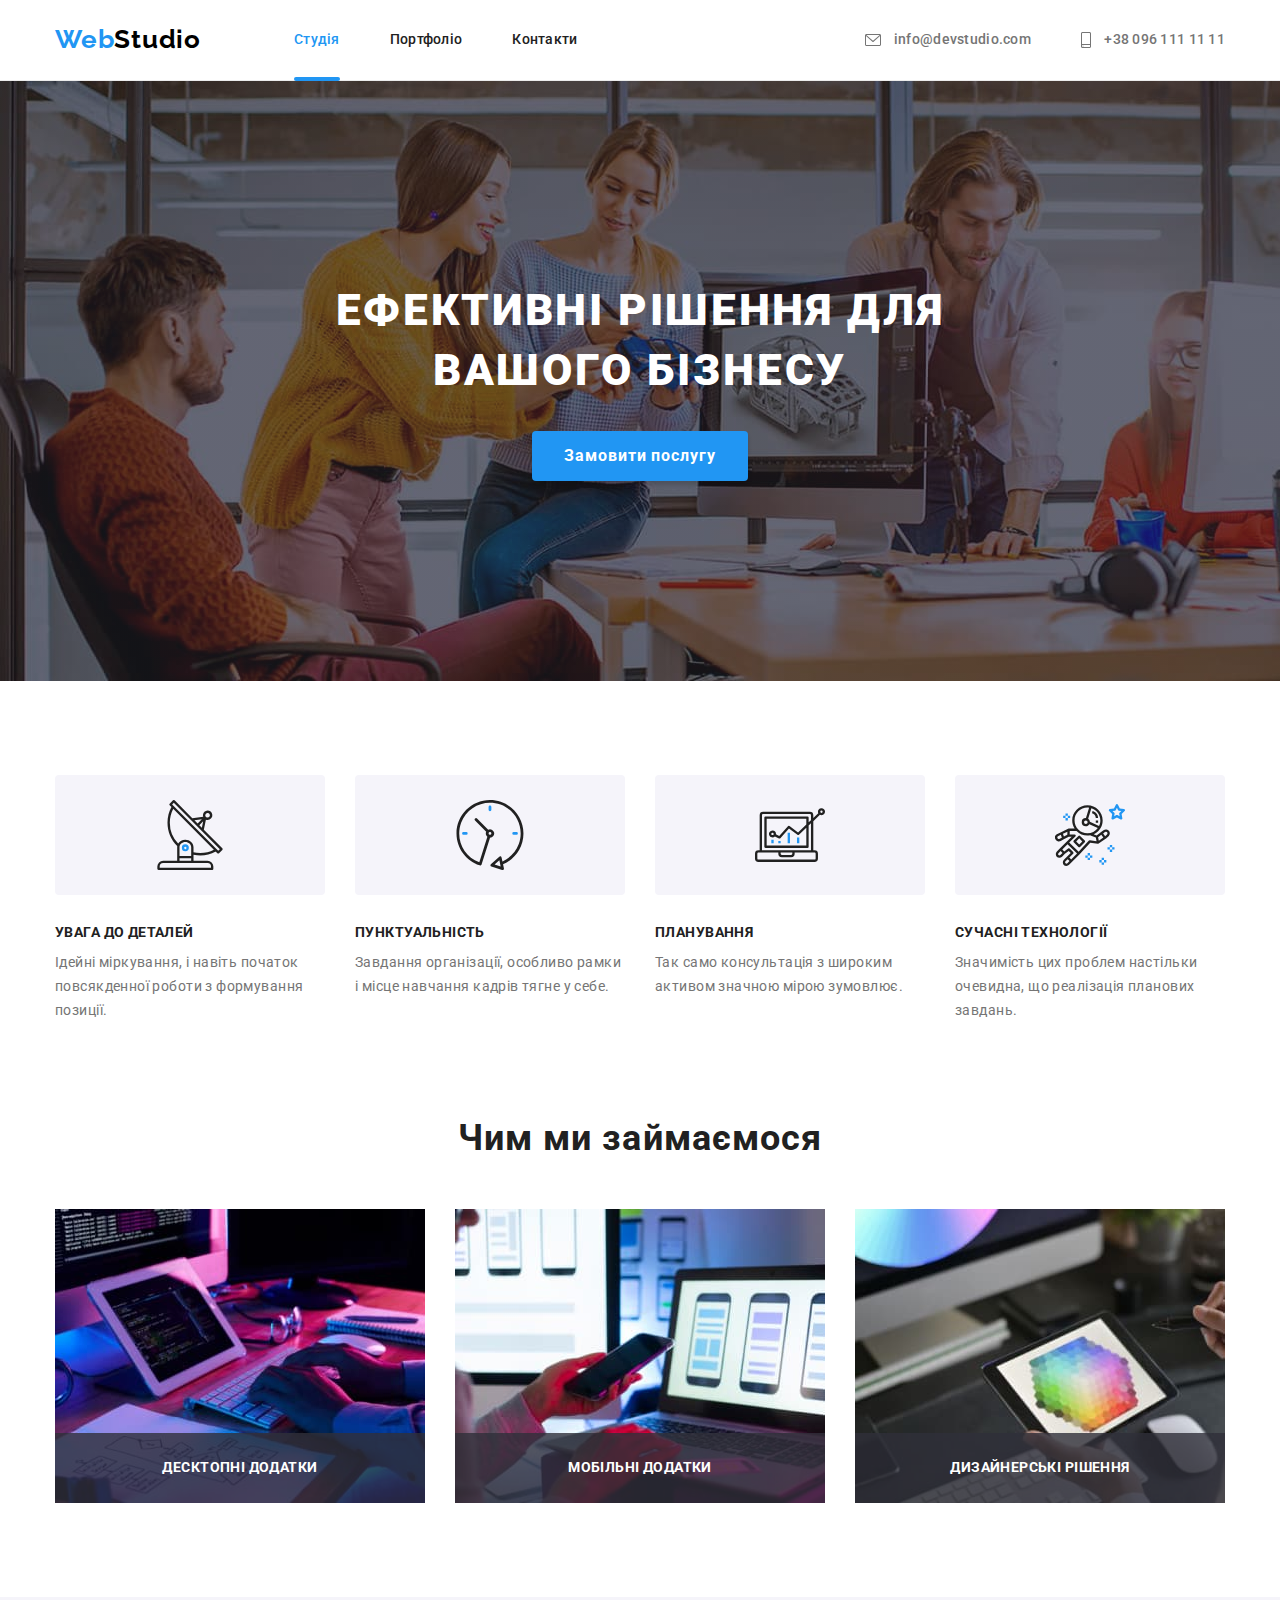
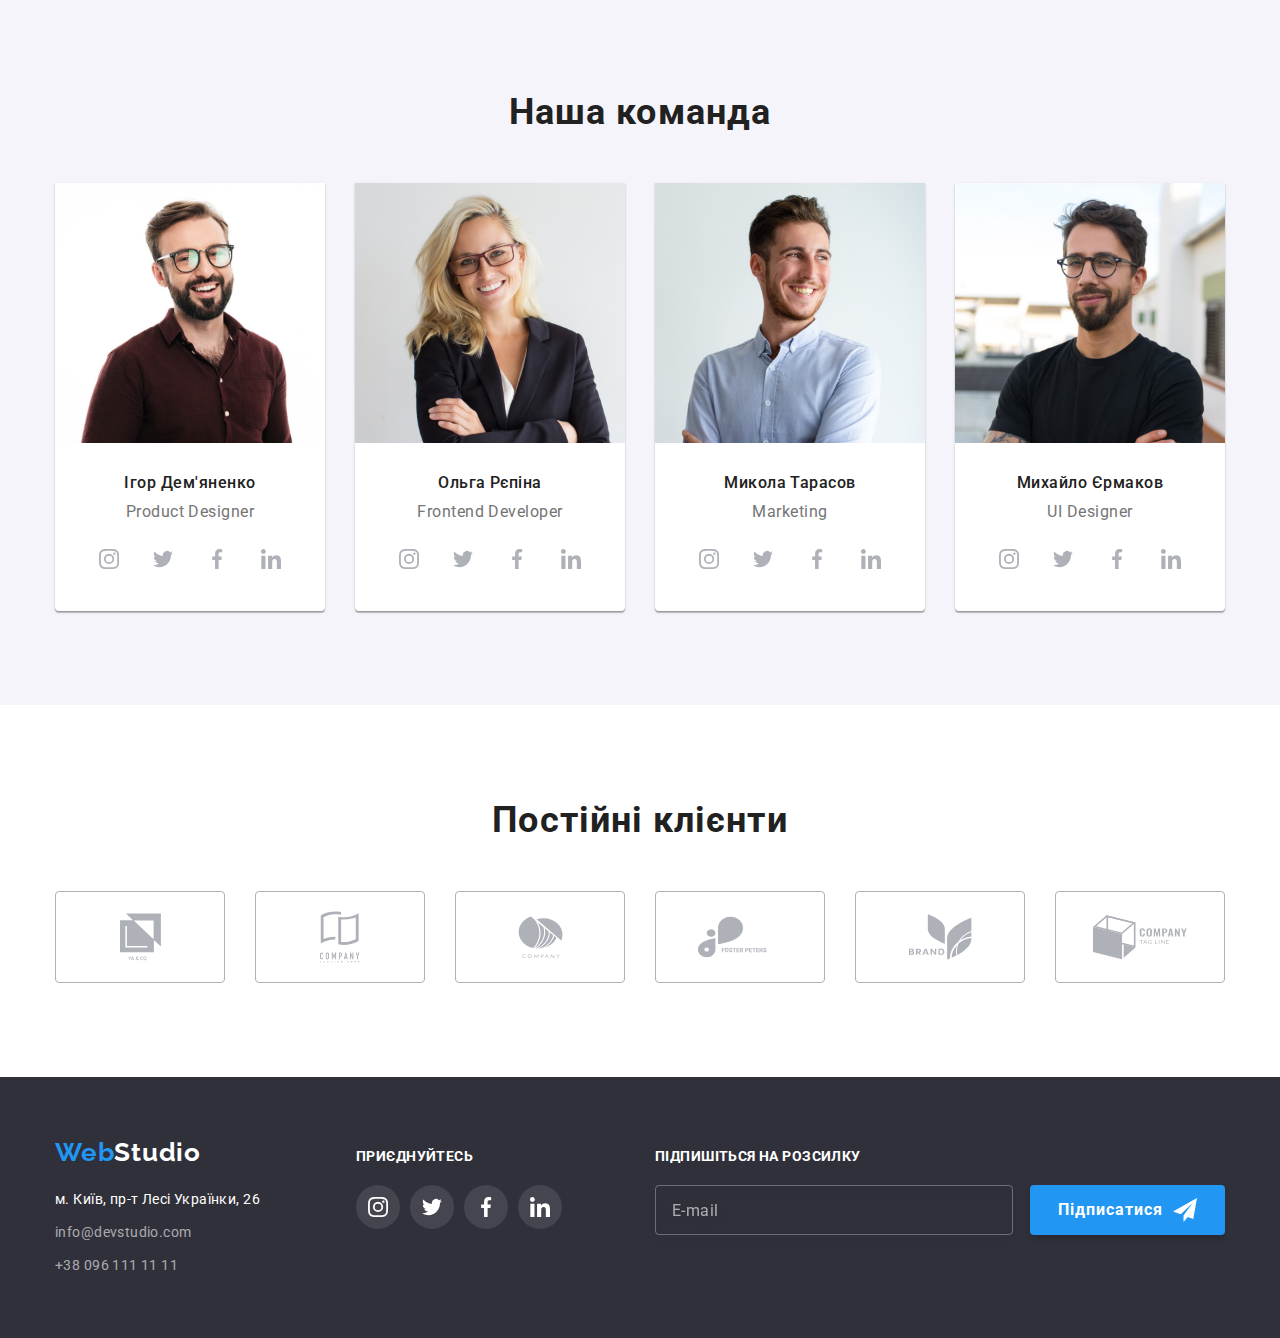
<file: index.html>
<!DOCTYPE html>
<html lang="uk">

<head>
    <meta charset="UTF-8">
    <meta http-equiv="X-UA-Compatible" content="IE=edge">
    <meta name="viewport" content="width=device-width, initial-scale=1.0">
    <title>WebStudio</title>
    <link rel="preconnect" href="https://fonts.googleapis.com">
    <link rel="preconnect" href="https://fonts.gstatic.com" crossorigin>
    <link href="https://fonts.googleapis.com/css2?family=Raleway:wght@700&family=Roboto:wght@400;500;700;900&display=swap"
        rel="stylesheet">
    <link rel="stylesheet" href="https://cdnjs.cloudflare.com/ajax/libs/modern-normalize/1.1.0/modern-normalize.css">
    <link rel="stylesheet" href="./css/styles.css">

</head>

<body>
    <header class="header">
        <div class="container main-nav">
            <!--Логотип та інша навігація-->
            <nav class="site-nav">
                <a class="logo" href="./index.html"><span class="logo-part">Web</span>Studio</a>
                <ul class="nav-list">
                    <li class="nav-item"><a class="nav-link current" href="./index.html">Студія</a></li>
                    <li class="nav-item"><a class="nav-link" href="./portfolio.html">Портфоліо</a></li>
                    <li class="nav-item"><a class="nav-link" href="#">Контакти</a></li>
                </ul>
            </nav>
            <!--Контакти-->
            <ul class="contacts">
                <li class="contacts-item">
                    <a class="contacts-link" href="mailto:info@devstudio.com">
                        <svg class="connect" width="16" height="12">
                            <use href="./images/icons.svg#icon-envelope"></use>
                        </svg>
                        info@devstudio.com
                    </a>
                </li>
                <li class="contacts-item">
                    <a class="contacts-link" href="tel:+380961111111">
                        <svg class="connect" width="10px" height="16px">
                            <use href="./images/icons.svg#icon-smartphone"></use>
                        </svg>
                        +38 096 111 11 11
                    </a>
                </li>
            </ul>
        </div>
    </header>
    <main>
        <!--Герой-->
        <div class="overlay">
            <section class="section hero">
                <h1 class="hero-title">Ефективні рішення для вашого бізнесу</h1>
                <button class="button" type="button" data-modal-open>Замовити послугу</button>
            </section>
        </div>
        <!--Переваги компанії-->
        <section class="section feature">
            <!--Заголовок секції приховати в CSS-->
            <div class="container">
                <h2 class="visually-hidden">Переваги компанії</h2>
                <ul class="feature-list">
                    <li class="feature-item">
                        <div class="icon-block">
                            <svg width="70" height="70">
                                <use href="./images/icons.svg#icon-antenna"></use>
                            </svg>
                        </div>
                        <div class="feature-content">
                            <h3 class="feature-name">УВАГА ДО ДЕТАЛЕЙ</h3>
                            <p class="feature-discription">Ідейні міркування, і навіть початок повсякденної роботи з формування позиції.</p>
                        </div>
                    </li>
                    <li class="feature-item">
                        <div class="icon-block">
                            <svg width="70" height="70">
                                <use href="./images/icons.svg#icon-clock"></use>
                            </svg>
                        </div>
                        <div class="feature-content">
                            <h3 class="feature-name">ПУНКТУАЛЬНІСТЬ</h3>
                            <p class="feature-discription">Завдання організації, особливо рамки і місце навчання кадрів тягне у себе.</p>
                        </div>
                    </li>
                    <li class="feature-item">
                        <div class="icon-block">
                            <svg width="70" height="70">
                                <use href="./images/icons.svg#icon-diagram"></use>
                            </svg>
                        </div>
                        <div class="feature-content">
                            <h3 class="feature-name">ПЛАНУВАННЯ</h3>
                            <p class="feature-discription">Так само консультація з широким активом значною мірою зумовлює.</p>
                        </div>
                    </li>
                    <li class="feature-item">
                        <div class="icon-block">
                            <svg width="70" height="70">
                                <use href="./images/icons.svg#icon-astronaut"></use>
                            </svg>
                        </div>
                        <div class="feature-content">
                            <h3 class="feature-name">СУЧАСНІ ТЕХНОЛОГІЇ</h3>
                            <p class="feature-discription">Значимість цих проблем настільки очевидна, що реалізація планових завдань.</p>
                        </div>
                    </li>
                </ul> 
            </div>
        </section>
        <!--Чим ми займаємося-->
        <section class="section work">
            <div class="container">
                <h2 class="work-title">Чим ми займаємося</h2>
                <ul class="work-list">
                    <li class="work-item">
                        <div class="work-thumb">
                            <img src="./images/desktop.jpg" alt="Екран компьютера" width="370">
                            <p class="work-about">Десктопні додатки</p>
                        </div>   
                    </li>
                    <li class="work-item">
                        <div class="work-thumb">
                            <img src="./images/mobilescreen.jpg" alt="Екрани мобільних телефонів" width="370">
                            <p class="work-about">Мобільні додатки</p>
                        </div>
                    </li>
                    <li class="work-item">
                        <div class="work-thumb">
                            <img src="./images/colorscreen.jpg" alt="Палітра кольорів на екрані" width="370">
                            <p class="work-about">Дизайнерські рішення</p>
                        </div>
                    </li>
                </ul>
            </div>
        </section>
        <!--Наша команда-->
        <section class="section team">
            <div class="container">
                <h2 class="team-title">Наша команда</h2>
                <ul class="team-list">
                    <li class="team-item">
                        <img src="./images/photo1.jpg" alt="Фото дизайнера продукту Ігоря Дем'яненка" width="270">
                        <div class="team-wrapper">
                            <h3 class="team-name">Ігор Дем'яненко</h3>
                            <p class="team-position" lang="en">Product Designer</p>
                            <ul class="icon-list">
                                <li>
                                    <a class="icon-network" href="#" target="_blank" rel="noopener nofollow noreferrer" aria-label="Інстаграм">
                                        <svg width="20" height="20">
                                            <use href="./images/icons.svg#icon-instagram"></use>
                                        </svg>
                                    </a>
                                </li>
                                <li>
                                    <a class="icon-network" href="#" target="_blank" rel="noopener nofollow noreferrer" aria-label="Твітер">
                                        <svg width="20" height="20">
                                            <use href="./images/icons.svg#icon-twitter"></use>
                                        </svg>
                                    </a>
                                </li>
                                <li>
                                    <a class="icon-network" href="#" target="_blank" rel="noopener nofollow noreferrer" aria-label="Фейсбук">
                                        <svg width="20" height="20">
                                            <use href="./images/icons.svg#icon-facebook"></use>
                                        </svg>
                                    </a>
                                </li>
                                <li>
                                    <a class="icon-network" href="#" target="_blank" rel="noopener nofollow noreferrer" aria-label="Лінкедін">
                                        <svg width="20" height="20">
                                            <use href="./images/icons.svg#icon-linkedin"></use>
                                        </svg>
                                    </a>
                                </li>
                            </ul>
                        </div>
                    </li>
                    <li class="team-item">
                        <img src="./images/photo2.jpg" alt="Фото фронтенд розробника Ольги Рєпіної " width="270">
                        <div class="team-wrapper">
                            <h3 class="team-name">Ольга Рєпіна</h3>
                            <p class="team-position" lang="en">Frontend Developer</p>
                            <ul class="icon-list">
                                <li>
                                    <a class="icon-network" href="#" target="_blank" rel="noopener nofollow noreferrer" aria-label="Інстаграм">
                                        <svg width="20" height="20">
                                            <use href="./images/icons.svg#icon-instagram"></use>
                                        </svg>
                                    </a>
                                </li>
                                <li>
                                    <a class="icon-network" href="#" target="_blank" rel="noopener nofollow noreferrer" aria-label="Твітер">
                                        <svg width="20" height="20">
                                            <use href="./images/icons.svg#icon-twitter"></use>
                                        </svg>
                                    </a>
                                </li>
                                <li>
                                    <a class="icon-network" href="#" target="_blank" rel="noopener nofollow noreferrer" aria-label="Фейсбук">
                                        <svg width="20" height="20">
                                            <use href="./images/icons.svg#icon-facebook"></use>
                                        </svg>
                                    </a>
                                </li>
                                <li>
                                    <a class="icon-network" href="#" target="_blank" rel="noopener nofollow noreferrer" aria-label="Лінкедін">
                                        <svg width="20" height="20">
                                            <use href="./images/icons.svg#icon-linkedin"></use>
                                        </svg>
                                    </a>
                                </li>
                            </ul>
                        </div>
                    </li>
                    <li class="team-item">
                        <img src="./images/photo3.jpg" alt="Фото спеціаліста з маркетингу Миколи Тарасова" width="270">
                        <div class="team-wrapper">
                            <h3 class="team-name">Микола Тарасов</h3>
                            <p class="team-position" lang="en">Marketing</p>
                            <ul class="icon-list">
                                <li>
                                    <a class="icon-network" href="#" target="_blank" rel="noopener nofollow noreferrer" aria-label="Інстаграм">
                                        <svg width="20" height="20">
                                            <use href="./images/icons.svg#icon-instagram"></use>
                                        </svg>
                                    </a>
                                </li>
                                <li>
                                    <a class="icon-network" href="#" target="_blank" rel="noopener nofollow noreferrer" aria-label="Твітер">
                                        <svg width="20" height="20">
                                            <use href="./images/icons.svg#icon-twitter"></use>
                                        </svg>
                                    </a>
                                </li>
                                <li>
                                    <a class="icon-network" href="#" target="_blank" rel="noopener nofollow noreferrer" aria-label="Фейсбук">
                                        <svg width="20" height="20">
                                            <use href="./images/icons.svg#icon-facebook"></use>
                                        </svg>
                                    </a>
                                </li>
                                <li>
                                    <a class="icon-network" href="#" target="_blank" rel="noopener nofollow noreferrer" aria-label="Лінкедін">
                                        <svg width="20" height="20">
                                            <use href="./images/icons.svg#icon-linkedin"></use>
                                        </svg>
                                    </a>
                                </li>
                            </ul>
                        </div>
                    </li>
                    <li class="team-item">
                        <img src="./images/photo4.jpg" alt="Фото дизайнера інтерфейсів Михайла Єрмака" width="270">
                        <div class="team-wrapper">
                            <h3 class="team-name">Михайло Єрмаков</h3>
                            <p class="team-position" lang="en">UI Designer</p>
                            <ul class="icon-list">
                                <li>
                                    <a class="icon-network" href="#" target="_blank" rel="noopener nofollow noreferrer" aria-label="Інстаграм">
                                        <svg width="20" height="20">
                                            <use href="./images/icons.svg#icon-instagram"></use>
                                        </svg>
                                    </a>
                                </li>
                                <li>
                                    <a class="icon-network" href="#" target="_blank" rel="noopener nofollow noreferrer" aria-label="Твітер">
                                        <svg width="20" height="20">
                                            <use href="./images/icons.svg#icon-twitter"></use>
                                        </svg>
                                    </a>
                                </li>
                                <li>
                                    <a class="icon-network" href="#" target="_blank" rel="noopener nofollow noreferrer" aria-label="Фейсбук">
                                        <svg width="20" height="20">
                                            <use href="./images/icons.svg#icon-facebook"></use>
                                        </svg>
                                    </a>
                                </li>
                                <li>
                                    <a class="icon-network" href="#" target="_blank" rel="noopener nofollow noreferrer" aria-label="Лінкедін">
                                        <svg width="20" height="20">
                                            <use href="./images/icons.svg#icon-linkedin"></use>
                                        </svg>
                                    </a>
                                </li>
                            </ul>
                        </div>
                    </li>
                </ul>
            </div>
        </section>
        <!-- Постійні клієнти -->
        <section class="section clients">
            <div class="container">
                <h2 class="client-title">Постійні клієнти</h2>
                <ul class="client-list">
                    <li class="client-logo">
                        <a class="icon-client" href="#" target="_blank" rel="noopener nofollow noreferrer" aria-label="Посилання на сайт компанії-клієнта">
                            <svg width="41" height="60">
                                <use href="./images/icons.svg#icon-logo1"></use>
                            </svg>
                        </a>
                    </li>
                    <li>
                        <a class="icon-client" href="#" target="_blank" rel="noopener nofollow noreferrer" aria-label="Посилання на сайт компанії-клієнта">
                            <svg width="40" height="60">
                                <use href="./images/icons.svg#icon-logo2"></use>
                            </svg>
                        </a>
                    </li>
                    <li>
                        <a class="icon-client" href="#" target="_blank" rel="noopener nofollow noreferrer" aria-label="Посилання на сайт компанії-клієнта">
                            <svg width="45" height="60">
                                <use href="./images/icons.svg#icon-logo3"></use>
                            </svg>
                        </a>
                    </li>
                    <li>
                        <a class="icon-client" href="#" target="_blank" rel="noopener nofollow noreferrer" aria-label="Посилання на сайт компанії-клієнта">
                            <svg width="85" height="60">
                                <use href="./images/icons.svg#icon-logo4"></use>
                            </svg>
                        </a>
                    </li>
                    <li>
                        <a class="icon-client" href="#" target="_blank" rel="noopener nofollow noreferrer" aria-label="Посилання на сайт компанії-клієнта">
                            <svg width="63" height="60">
                                <use href="./images/icons.svg#icon-logo5"></use>
                            </svg>
                        </a>
                    </li>
                    <li>
                        <a class="icon-client" href="#" target="_blank" rel="noopener nofollow noreferrer" aria-label="Посилання на сайт компанії-клієнта">
                            <svg width="94" height="60">
                                <use href="./images/icons.svg#icon-logo6"></use>
                            </svg>
                        </a>
                    </li>
                </ul>
            </div>
        </section>
    </main>
    <!-- Футер -->
    <footer class="footer">
        <div class="container">
            <div class="footer-blocks">
                <div class="location">
                    <!--Логотип-->
                    <a class="logo" href="./index.html"><span class="logo-part">Web</span>Studio</a>
                    <!--Адреса та контакти-->
                    <address class="address">
                    <ul class="address-list">
                        <li class="address-item">
                            <a class="address-map" href="https://goo.gl/maps/7AguyPVc6TsrLXyr5" target="_blank"
                                rel="noopener nofollow noreferrer">м. Київ, пр-т Лесі Українки, 26</a>
                        </li>
                        <li class="address-item">
                            <a class="address-contact" href="mailto:info@devstudio.com">info@devstudio.com</a>
                        </li>
                        <li class="address-item">
                            <a class="address-contact" href="tel:+380961111111">+38 096 111 11 11</a>
                        </li>
                    </ul>
                    </address> 
                </div>
                <div class="action-icons">
                    <b class="action">приєднуйтесь</b>
                    <ul class="icon-list">
                        <li>
                            <a class="icon-network-footer" href="#" target="_blank" rel="noopener nofollow noreferrer" aria-label="Інстаграм">
                                <svg width="20px" height="20px">
                                    <use href="./images/icons.svg#icon-instagram"></use>
                                </svg>
                            </a>
                        </li>
                        <li>
                            <a class="icon-network-footer" href="#" target="_blank" rel="noopener nofollow noreferrer" aria-label="Твітер">
                                <svg width="20px" height="20px">
                                    <use href="./images/icons.svg#icon-twitter"></use>
                                </svg>
                            </a>
                        </li>
                        <li>
                            <a class="icon-network-footer" href="#" target="_blank" rel="noopener nofollow noreferrer" aria-label="Фейсбук">
                                <svg width="20px" height="20px">
                                    <use href="./images/icons.svg#icon-facebook"></use>
                                </svg>
                            </a>
                        </li>
                        <li>
                            <a class="icon-network-footer" href="#" target="_blank" rel="noopener nofollow noreferrer" aria-label="Лінкедін">
                                <svg width="20px" height="20px">
                                    <use href="./images/icons.svg#icon-linkedin"></use>
                                </svg>
                            </a>
                        </li>
                    </ul>
                </div> 
                <div>
                    <form class="form">
                        <label class="form-label" for="mail">Підпишіться на розсилку</label>
                        <input class="form-input" id="mail" type="mail" name="mail" placeholder="E-mail">
                        <button class="button pic" type="submit">Підписатися</button> 
                    </form>
                </div>
            </div>        
        </div>
    </footer>
    <!-- Модальне вікно -->
    <div class="backdrop is-hidden" data-modal>
        <div class="modal">
            <button class="modal-close" aria-label="Закрити вікно" data-modal-close>
                <svg width="18" height="18">
                    <use href="./images/icons.svg#icon-close"></use>
                </svg>
            </button>
            <form class="form-modal">
                <div class="form-group" role="application" aria-labelledby="contact-details-head">
                    <b class="form-title" id="contact-details-head">Залиште свої дані, ми вам передзвонимо</b>
                    <label class="form-marker">Ім'я
                        <input class="form-entry" type="text" name="name">
                        <svg class="form-icon" width="18" height="18">
                            <use href="./images/icons.svg#icon-person"></use>
                        </svg>
                    </label>
                    <label class="form-marker">Телефон
                        <input class="form-entry" type="tel" name="tel"> 
                        <svg class="form-icon" width="18" height="18">
                            <use href="./images/icons.svg#icon-phone"></use>
                        </svg>
                    </label>
                    <label class="form-marker">Пошта
                        <input class="form-entry" type="mail" name="email"> 
                        <svg class="form-icon" width="18" height="18">
                            <use href="./images/icons.svg#icon-email"></use>
                        </svg>
                    </label>                    
                    <label class="form-marker">Коментар
                        <textarea class="textarea" type="text" name="message" rows="7" resize="none" placeholder="Введіть текст"></textarea>
                    </label>            
                </div>
                <label class="checkbox-label">
                    <input class=" checkbox visually-hidden" type="checkbox" name="concent" value="Погоджуюся з розсилкою та приймаю Умови договору">
                    <span class="icon">
                        <svg width="16" height="15">
                            <use href="./images/icons.svg#icon-check"></use>
                        </svg>
                    </span>
                    Погоджуюся з розсилкою та приймаю <a class="checkbox-link" href="#"> Умови договору</a>
                </label>
                <button class="button send" type="submit">Відправити</button>
            </form>
        </div>
    </div>
    <!-- Скрипт для модального вікна -->
    <script src="./modal.js"></script>
</body>

</html>
</file>
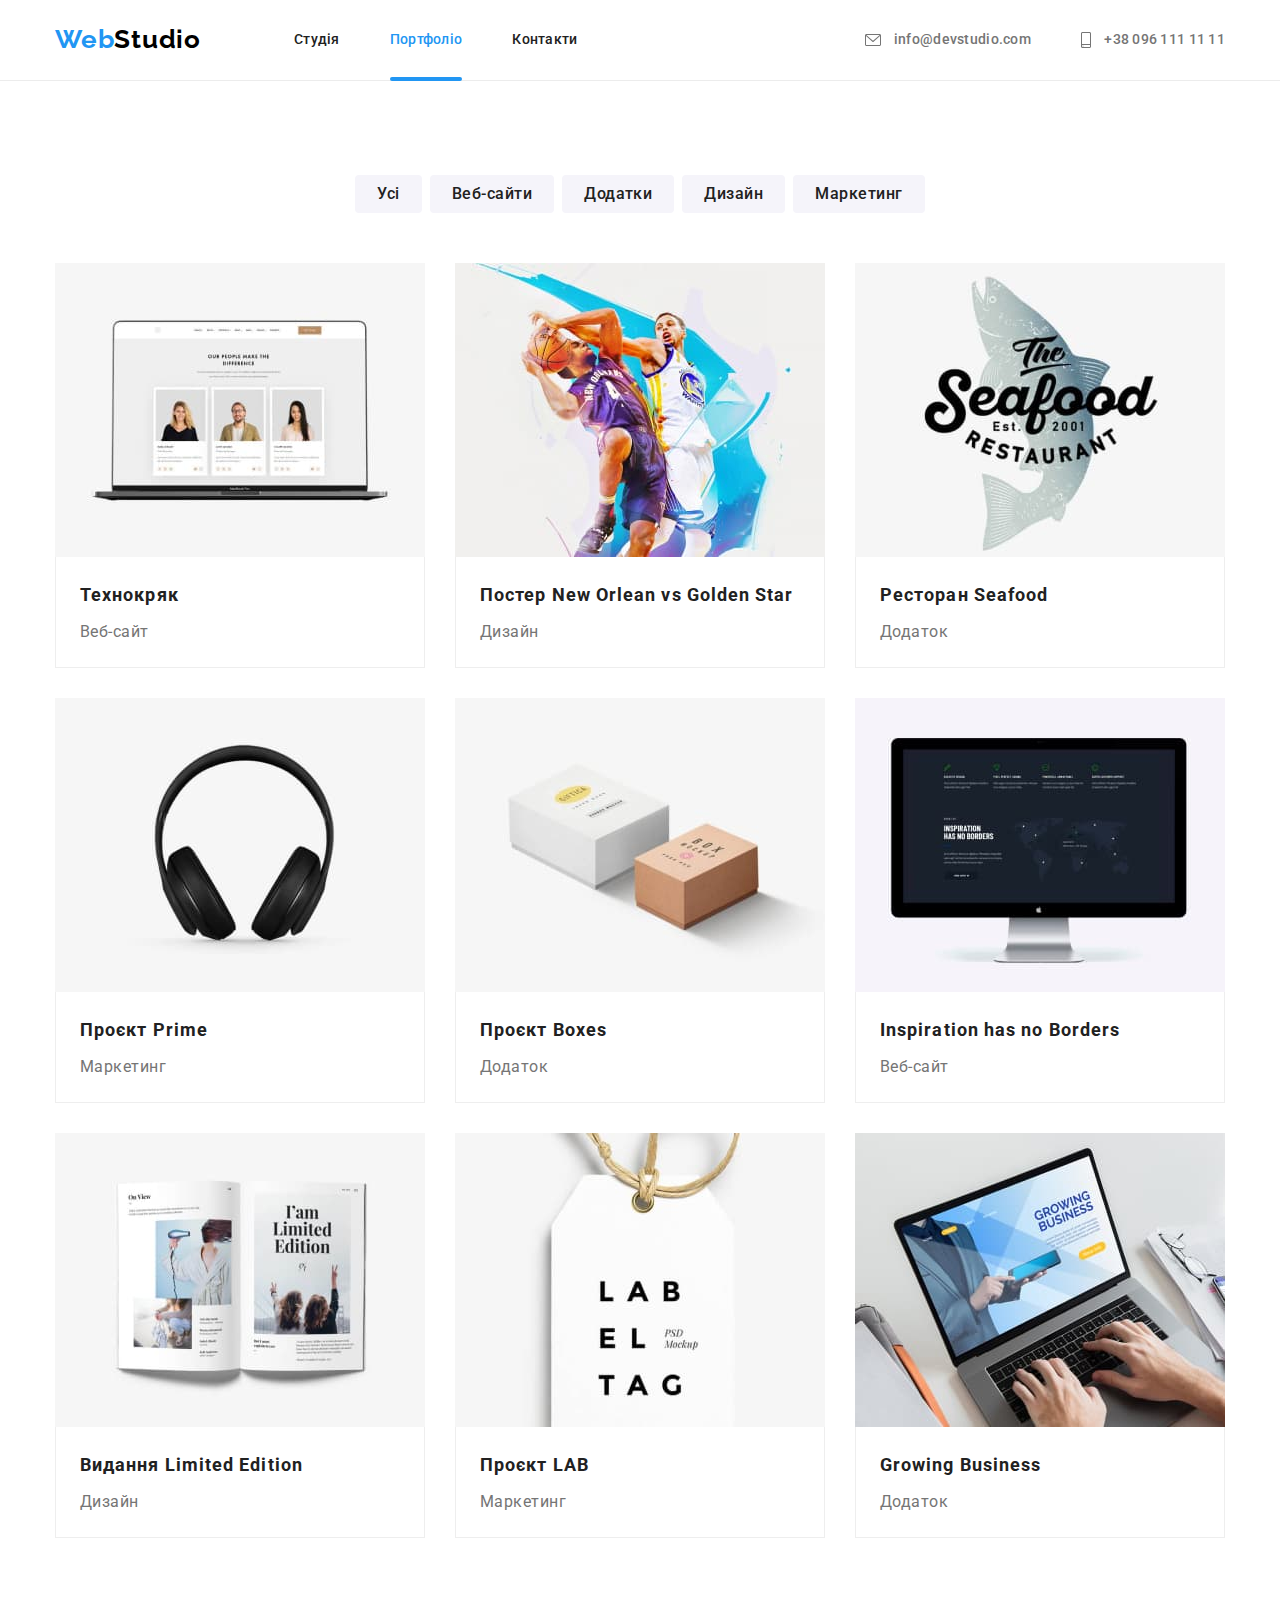
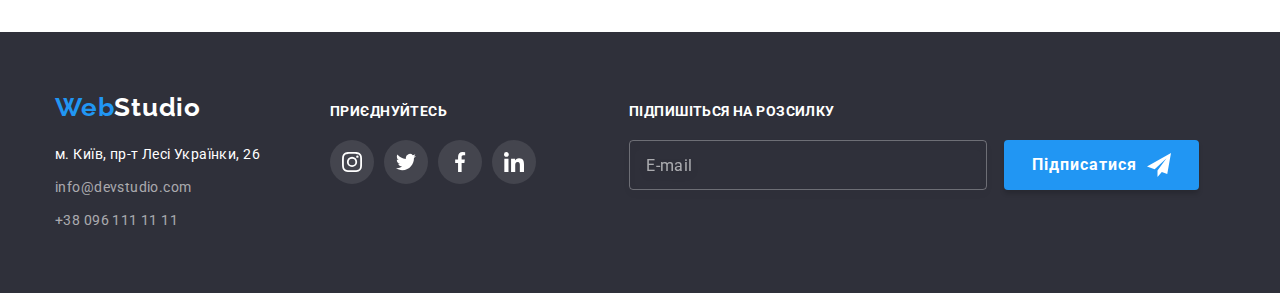
<file: portfolio.html>
<!DOCTYPE html>
<html lang="uk">

<head>
    <meta charset="UTF-8">
    <meta http-equiv="X-UA-Compatible" content="IE=edge">
    <meta name="viewport" content="width=device-width, initial-scale=1.0">
    <title>Portfolio</title>
    <link rel="preconnect" href="https://fonts.googleapis.com">
    <link rel="preconnect" href="https://fonts.gstatic.com" crossorigin>
    <link
        href="https://fonts.googleapis.com/css2?family=Raleway:wght@700&family=Roboto:wght@400;500;700;900&display=swap"
        rel="stylesheet">
    <link rel="stylesheet"
        href="https://cdnjs.cloudflare.com/ajax/libs/modern-normalize/1.0.0/modern-normalize.min.css">
    <link rel="stylesheet" href="./css/styles.css">

</head>

<body>
    <header class="header">
        <div class="container main-nav">
            <!--Логотип та інша навігація-->
            <nav class="site-nav">
                <a class="logo" href="./index.html"><span class="logo-part">Web</span>Studio</a>
                <ul class="nav-list">
                    <li class="nav-item"><a class="nav-link" href="./index.html">Студія</a></li>
                    <li class="nav-item"><a class="nav-link current" href="./portfolio.html">Портфоліо</a></li>
                    <li class="nav-item"><a class="nav-link" href="#">Контакти</a></li>
                </ul>
            </nav>
            <!--Контакти-->
            <ul class="contacts">
                <li class="contacts-item">
                    <a class="contacts-link" href="mailto:info@devstudio.com">
                        <svg class="connect" width="16" height="12">
                            <use href="./images/icons.svg#icon-envelope"></use>
                        </svg>
                        info@devstudio.com
                    </a>
                </li>
                <li class="contacts-item">
                    <a class="contacts-link" href="tel:+380961111111">
                        <svg class="connect" width="10px" height="16px">
                            <use href="./images/icons.svg#icon-smartphone"></use>
                        </svg>
                        +38 096 111 11 11
                    </a>
                </li>
            </ul>
        </div>
    </header>
    <main>
        <section class="section">
            <div class="container">
                <!-- Фільтр -->
                <h1 class="visually-hidden">Портфоліо</h1>
                <ul class="portfolio-filter">
                    <li class="portfolio-item"><button class="button select" type="button">Усі</button></li>
                    <li class="portfolio-item"><button class="button select" type="button">Веб-сайти</button></li>
                    <li class="portfolio-item"><button class="button select" type="button">Додатки</button></li>
                    <li class="portfolio-item"><button class="button select" type="button">Дизайн</button></li>
                    <li class="portfolio-item"><button class="button select" type="button">Маркетинг</button></li>
                </ul>
                <!-- Картки проектів -->
                <ul class="portfolio-projects">
                        <li class="project-item">
                            <a class="project-link" href="#">
                                <div class="project-thumb">
                                    <p class="project-about">Ресурс пропонує комплексні пропозиції з різним рівнем функціоналу та сервісів. Все це дозволить відвідувачу отримати вичерпні відомості про компанію чи приватну особу.</p>
                                    <img src="./images/tehnokryak.jpg" alt="Зображення веб-сайту технокряк" width="370">
                                </div>
                                <div class="project-wrapper">
                                    <h2 class="project-name">Технокряк</h2>
                                    <p class="project-discription">Веб-сайт</p>
                                </div>
                            </a>
                        </li>
                        <li class="project-item">
                            <a class="project-link" href="#">
                                <div class="project-thumb">
                                    <p class="project-about">Ресурс пропонує комплексні пропозиції з різним рівнем функціоналу та сервісів. Все це дозволить відвідувачу отримати вичерпні відомості про компанію чи приватну особу.</p>
                                    <img src="./images/poster.jpg" alt="Дизайн постеру баскетболісти" width="370">
                                </div>
                                <div class="project-wrapper">
                                    <h2 class="project-name">Постер New Orlean vs Golden Star</h2>
                                    <p class="project-discription">Дизайн</p>
                                </div>
                            </a>
                        </li>
                        <li class="project-item">
                            <a class="project-link" href="#">
                                <div class="project-thumb">
                                    <p class="project-about">Ресурс пропонує комплексні пропозиції з різним рівнем функціоналу та сервісів. Все це дозволить відвідувачу отримати вичерпні відомості про компанію чи приватну особу.</p>
                                    <img src="./images/seefood.jpg" alt="Логотип ресторану" width="370">
                                </div>
                                <div class="project-wrapper">
                                    <h2 class="project-name">Ресторан Seafood</h2>
                                    <p class="project-discription">Додаток</p>
                                </div>
                            </a>
                        </li>
                        <li class="project-item">
                            <a class="project-link" href="#">
                                <div class="project-thumb">
                                    <p class="project-about">Ресурс пропонує комплексні пропозиції з різним рівнем функціоналу та сервісів. Все це дозволить відвідувачу отримати вичерпні відомості про компанію чи приватну особу.</p>
                                    <img src="./images/prime.jpg" alt="Навушники" width="370">
                                </div>
                                <div class="project-wrapper">
                                    <h2 class="project-name">Проєкт Prime</h2>
                                    <p class="project-discription">Маркетинг</p>
                                </div>
                            </a>
                        </li>
                        <li class="project-item">
                            <a class="project-link" href="#">
                                <div class="project-thumb">
                                    <p class="project-about">Ресурс пропонує комплексні пропозиції з різним рівнем функціоналу та сервісів. Все це дозволить відвідувачу отримати вичерпні відомості про компанію чи приватну особу.</p>
                                    <img src="./images/boxes.jpg" alt="Коробки" width="370">
                                </div>
                                <div class="project-wrapper">
                                    <h2 class="project-name">Проєкт Boxes</h2>
                                    <p class="project-discription">Додаток</p>
                                </div>
                            </a>
                        </li>
                        <li class="project-item">
                            <a class="project-link" href="#">
                                <div class="project-thumb">
                                    <p class="project-about">Ресурс пропонує комплексні пропозиції з різним рівнем функціоналу та сервісів. Все це дозволить відвідувачу отримати вичерпні відомості про компанію чи приватну особу.</p>
                                    <img src="./images/inspirations.jpg" alt="Веб-сайт на екрані монітора" width="370">
                                </div>
                                <div class="project-wrapper">
                                    <h2 class="project-name">Inspiration has no Borders</h2>
                                    <p class="project-discription">Веб-сайт</p>
                                </div>
                            </a>
                        </li>
                        <li class="project-item">
                            <a class="project-link" href="#">
                                <div class="project-thumb">
                                    <p class="project-about">Ресурс пропонує комплексні пропозиції з різним рівнем функціоналу та сервісів. Все це дозволить відвідувачу отримати вичерпні відомості про компанію чи приватну особу.</p>
                                    <img src="./images/edition.jpg" alt="Дизайн друкованого видання" width="370">
                                </div>
                                <div class="project-wrapper">
                                    <h2 class="project-name">Видання Limited Edition</h2>
                                    <p class="project-discription">Дизайн</p>
                                </div>
                            </a>
                        </li>
                        <li class="project-item">
                            <a class="project-link" href="#">
                                <div class="project-thumb">
                                    <p class="project-about">Ресурс пропонує комплексні пропозиції з різним рівнем функціоналу та сервісів. Все це дозволить відвідувачу отримати вичерпні відомості про компанію чи приватну особу.</p>
                                    <img src="./images/lab.jpg" alt="Зображення лейблу проєкту" width="370">
                                </div>
                                <div class="project-wrapper">
                                    <h2 class="project-name">Проєкт LAB</h2>
                                    <p class="project-discription">Маркетинг</p>
                                </div>
                            </a>
                        </li>
                        <li class="project-item">
                            <a class="project-link" href="#">
                                <div class="project-thumb">
                                    <p class="project-about">Ресурс пропонує комплексні пропозиції з різним рівнем функціоналу та сервісів. Все це дозволить відвідувачу отримати вичерпні відомості про компанію чи приватну особу.</p>
                                    <img src="./images/growing.jpg" alt="Зображення додатку про бізнес" width="370">
                                </div>
                                <div class="project-wrapper">
                                    <h2 class="project-name">Growing Business</h2>
                                    <p class="project-discription">Додаток</p>
                                </div>
                            </a>
                        </li>
                </ul>
            </div>
        </section>
    </main>
    <footer class="footer">
        <div class="container">
            <div class="footer-blocks">
                <div>
                    <!--Логотип-->
                    <a class="logo" href="./index.html"><span class="logo-part">Web</span>Studio</a>
                    <!--Адреса та контакти-->
                    <address class="address">
                    <ul class="address-list">
                        <li class="address-item">
                            <a class="address-map" href="https://goo.gl/maps/7AguyPVc6TsrLXyr5" target="_blank"
                                rel="noopener nofollow noreferrer">м. Київ, пр-т Лесі Українки, 26</a>
                        </li>
                        <li class="address-item">
                            <a class="address-contact" href="mailto:info@devstudio.com">info@devstudio.com</a>
                        </li>
                        <li class="address-item">
                            <a class="address-contact" href="tel:+380961111111">+38 096 111 11 11</a>
                        </li>
                    </ul>
                    </address> 
                </div>
                <div class="action-icons">
                    <b class="action">приєднуйтесь</b>
                    <ul class="icon-list">
                        <li>
                            <a class="icon-network-footer" href="#" target="_blank" rel="noopener nofollow noreferrer" aria-label="Інстаграм">
                                <svg width="20px" height="20px">
                                    <use href="./images/icons.svg#icon-instagram"></use>
                                </svg>
                            </a>
                        </li>
                        <li>
                            <a class="icon-network-footer" href="#" target="_blank" rel="noopener nofollow noreferrer" aria-label="Твітер">
                                <svg width="20px" height="20px">
                                    <use href="./images/icons.svg#icon-twitter"></use>
                                </svg>
                            </a>
                        </li>
                        <li>
                            <a class="icon-network-footer" href="#" target="_blank" rel="noopener nofollow noreferrer" aria-label="Фейсбук">
                                <svg width="20px" height="20px">
                                    <use href="./images/icons.svg#icon-facebook"></use>
                                </svg>
                            </a>
                        </li>
                        <li>
                            <a class="icon-network-footer" href="#" target="_blank" rel="noopener nofollow noreferrer" aria-label="Лінкедін">
                                <svg width="20px" height="20px">
                                    <use href="./images/icons.svg#icon-linkedin"></use>
                                </svg>
                            </a>
                        </li>
                    </ul>
                </div>
                <div>
                    <form class="form">
                        <label class="form-label" for="mail">Підпишіться на розсилку</label>
                        <input class="form-input" id="mail" type="mail" name="mail" placeholder="E-mail">
                        <button class="button pic" type="submit">Підписатися</button> 
                    </form>
                </div>
            </div>        
        </div>
    </footer>     
</body>
</html>
</file>
<file: css/styles.css>
:root {
    --primary-bg-color: #FFFFFF;
    --secondary-bg-color: #F5F4FA;
    --hero-bg-color: #C4C4C4;
    --prymary-text-color: #212121;
    --secondary-text-color: #757575;
    --accent-color: #2196F3;
    --button-hover-color: #188CE8;
    --border-line: #ECECEC;
    --border-line-portfolio: #EEEEEE;
    --icon-color: #AFB1B8;
    --logo-accent: #000000;
    --footer-bg-color: #2F303A;
    --project-grid-gap: 30px;
    --cubic-bezier: cubic-bezier(0.4, 0, 0.2, 1);
}

body {
    font-family: "Roboto", "Montserrat", "Open Sans", sans-serif;
    color: var(--prymary-text-color);
    background-color: var(--primary-bg-color);
}

h1,
h2,
h3,
h4,
h5,
h6,
p,
ul {
    margin: 0;
}

ul {
    padding-left: 0;
}

img {
    display: block;
    max-width: 100%;
}

.header {
    border-bottom: 1px solid var(--border-line);
}

.container {
    width: 1200px;
    margin: 0 auto;
    padding-left: 15px;
    padding-right: 15px;
}

/* Хедер */
.main-nav {
    display: flex;
    align-items: center;
}

.logo {
    text-decoration: none;
    font-family: "Raleway";
    font-weight: 700;
    font-size: 26px;
    line-height: 1.19;
    letter-spacing: 0.03em;
    color: var(--logo-accent);
}

.logo-part {
    color: var(--accent-color);
}

.header .logo {
    padding-top: 24px;
    padding-bottom: 25px;
}

/* Навігація хедер */
.site-nav {
    display: flex;
} 

.nav-list, 
.contacts {
    display: flex;
    list-style: none;
    column-gap: 50px;
}

.nav-list {
    margin-left: 93px;
}

.nav-link,
.contacts-link {
    display: block;
    padding: 32px 0;
    text-decoration: none;
    font-weight: 500;
    font-size: 14px;
    line-height: 1.14;
    letter-spacing: 0.02em;
    color: var(--prymary-text-color);
    transition: fill 250ms var(--cubic-bezier), 
        color 250ms var(--cubic-bezier);
}

.current {
    position: relative;
    color: var(--accent-color);
}

.nav-link.current::after {
    display: inline-block;
    content: " ";
    position: absolute;
    bottom: 0;
    left: 0;
    width: 100%;
    height: 4px;
    background: #2196F3;
    border-radius: 2px;
    transform: translateY(1px);
}

/* Контакти хедер */
.contacts-link {
    fill: var(--secondary-text-color);
    color: var(--secondary-text-color);
}

.contacts {
    margin-left: auto;
}

.nav-link:hover,
.nav-link:focus {
    color: var(--accent-color);
}

.connect {
    color: currentColor;
    vertical-align: middle;
    margin-right: 10px;
}

.contacts-link:hover,
.contacts-link:focus {
    fill: var(--accent-color);
    color: var(--accent-color);
}

/* Герой */
.section {
    padding: 94px 0;
}

.section.hero {
    padding: 200px 0;
    text-align: center;
}

.overlay {
    max-width: 1600px;
    height: 600px;
    margin-left: auto;
    margin-right: auto;
    background-color: var(--hero-bg-color);
    background-image: linear-gradient(rgb(47, 48, 58, 0.4), rgb(47, 48, 58, 0.4)),
        url(../images/heroimg.jpg);
}

.hero-title {
    width: 696px;
    margin-left: auto;
    margin-right: auto;
    margin-bottom: 30px;
    font-weight: 900;
    font-size: 44px;
    line-height: 1.36;
    letter-spacing: 0.06em;
    text-transform: uppercase;
    color: var(--primary-bg-color);
}

.button {
    padding: 10px 32px;
    border-radius: 4px;
    font-weight: 700;
    font-size: 16px;
    line-height: 1.88;
    letter-spacing: 0.06em;
    color: var(--primary-bg-color);
    background-color: var(--accent-color);
    box-shadow: 0px 4px 4px rgba(0, 0, 0, 0.15);
    border: transparent;
    cursor: pointer;
    transition: background-color 250ms var(--cubic-bezier);
}

.button:hover,
.button:focus {
    background-color: var(--button-hover-color);
}

/* Переваги компанії */
.section.feature {
    padding-bottom: calc(94px/2);
}

.visually-hidden {
    position: absolute;
    width: 1px;
    height: 1px;
    margin: -1px;
    border: 0;
    padding: 0;
    clip: rect (0 0 0 0);
    overflow: hidden;
}

.icon-block {
    display: flex;
    align-items: center;
    justify-content: center;
    width: 270px;
    height: 120px;
    background-color: var(--secondary-bg-color);
    border-radius: 4px;
}

.feature-list,
.work-list,
.team-list {
    display: flex;
    list-style: none;
    gap: var(--project-grid-gap);
}

.feature-content {
    padding-top: 30px ;
}

.feature-item {
    flex-basis: calc((100%-90px)/4);
}

.feature-name {
    margin-bottom: 10px;
    font-size: 14px;
    line-height: 1.14;
    letter-spacing: 0.03em;
    text-transform: uppercase;
    color: var(--prymary-text-color);
}

.feature-discription {
    font-size: 14px;
    line-height: 1.71;
    letter-spacing: 0.03em;
    color: var(--secondary-text-color);
}

/* Чим ми займаємося */
.section.work {
    padding-top: calc(94px/2);
}

.work-title,
.team-title {
    margin-bottom: 50px;
    font-size: 36px;
    line-height: 1.17;
    text-align: center;
    letter-spacing: 0.03em;
    color: var(--prymary-text-color);
}

.work-thumb {
    width: 370px;
    height: 294px;
    position: relative;
}

.work-about {
    position: absolute;
    width: 370px;
    height: 70px;
    bottom: 0;
    left: 0;
    text-align: center;
    padding: 27px 10px;
    font-weight: 700;
    font-size: 14px;
    line-height: 1.14;
    text-align: center;
    letter-spacing: 0.03em;
    text-transform: uppercase;
    color: var(--primary-bg-color);
    background-color: rgba(47, 48, 58, 0.8);
}

/* Наша команда */
.section.team {
    background-color: var(--secondary-bg-color);
}

.team-item {
    text-align: center;
    background: var(--primary-bg-color);
    box-shadow: 0px 1px 3px rgba(0, 0, 0, 0.12), 
        0px 1px 1px rgba(0, 0, 0, 0.14), 
        0px 2px 1px rgba(0, 0, 0, 0.2);
    border-radius: 0px 0px 4px 4px;
}

.team-wrapper {
    padding: 30px 32px;
}
.team-list {
    flex-wrap: wrap;
}
.team-name {
    margin-bottom: 10px;
    font-weight: 500;
    font-size: 16px;
    line-height: 1.19;
    letter-spacing: 0.03em;
    color: var(--prymary-text-color);
}

.team-position {
    margin-bottom: 16px;
    font-size: 16px;
    line-height: 1.19;
    letter-spacing: 0.03em;
    color: var(--secondary-text-color);
}

.icon-list {
    list-style: none;
    display: flex;
    gap: 10px;
}

.icon-network {
    display: flex;
    align-items: center;
    justify-content: center;
    width: 44px;
    height: 44px;
    border-radius: 50%;  
    fill: var(--icon-color);
    transition: background-color 250ms var(--cubic-bezier), 
        fill 250ms var(--cubic-bezier);
} 

.icon-network:hover,
.icon-network:focus {
    background-color: var(--accent-color);
    fill: var(--primary-bg-color);
}

.client-title {
    margin-bottom: 50px;
    font-size: 36px;
    line-height: 1.17;
    text-align: center;
    letter-spacing: 0.03em;
    color: var(--prymary-text-color);
}

.client-list {
    list-style: none;
    display: flex;
    gap: 30px;
}

.icon-client {
    display: flex;
    align-items: center;
    justify-content: center;
    width: 170px;
    height: 92px;
    border: 1px solid var(--icon-color);
    border-radius: 4px;
    fill: var(--icon-color);
    transition: fill 250ms var(--cubic-bezier),
         border 250ms var(--cubic-bezier);
}

.icon-client:hover,
.icon-client:focus {
    fill: var(--accent-color);
    border: 1px solid var(--accent-color);
}

/* Футер */
.footer {
    padding: 60px 0;
    background-color: var(--footer-bg-color);
}

.footer-blocks {
    display: flex;
    align-items: baseline;
}

.location {
    width: 231px;
}

.footer .logo {
    color: var(--primary-bg-color);
}

.address {
    margin-top: 20px;
}

.address-list {
    list-style: none;
}

.address-map,
.address-contact {
    font-size: 14px;
    line-height: 1.71;
    letter-spacing: 0.03em;
    text-decoration: none;
    font-style: normal;
}

.address-map {
    color: var(--primary-bg-color);
    transition: color 250ms var(--cubic-bezier);
}

.address-item:not(:first-child) {
    margin-top: 9px;
}

.address-contact {
    color: rgba(255, 255, 255, 0.6);
    transition: color 250ms var(--cubic-bezier);
}

.address-map:hover,
.address-map:focus,
.address-contact:hover,
.address-contact:focus {
    color: var(--accent-color);
}

.form-label {
    display: block;
    margin-bottom: 20px;
    font-weight: 700;
    font-size: 14px;
    line-height: 1.14;
    letter-spacing: 0.03em;
    text-transform: uppercase;
    color: var(--primary-bg-color); 
}

.form {
    width: 570px;
    position: relative;
}

.form-input {
    width: 358px;
    height: 50px;
    padding: 15px 0 15px 16px;
    border: 1px solid rgba(255, 255, 255, 0.3);
    filter: drop-shadow(0px 4px 4px rgba(0, 0, 0, 0.15));
    border-radius: 4px;
    background-color: transparent;
    transition: border-color 250ms linear;
}

.form-input:hover,
.form-input:focus {
    border-color: var(--accent-color);
}

.form-input::placeholder {
    display: flex;
    align-items: center;
    font-size: 16px;
    line-height: 1.25;
    letter-spacing: 0.03em;
    color: rgba(255, 255, 255, 0.6);
}

.form-input:focus {
    color: var(--primary-bg-color);
    outline: var(--accent-color);
    padding-left: 16px;
    font-size: 16px;
    line-height: 1.25;
    letter-spacing: 0.03em;
}

.button.pic {
    position: absolute;
    bottom: 0;
    right: 0; 
    display: flex;
    align-items: center;
    text-align: center;
    padding: 10px 28px;
    background-color: var(--accent-color);
    box-shadow: 0px 4px 4px rgba(0, 0, 0, 0.15);
    border-radius: 4px;
    border: transparent;
    font-weight: 700;
    font-size: 16px;
    line-height: 1.88;
    letter-spacing: 0.06em;
    color: var(--primary-bg-color);
    cursor: pointer;
    transition: background-color 250ms var(--cubic-bezier);
}

.button.pic::after {
    content: " ";
    display: inline-block;
    width: 24px;
    height: 24px;
    margin-left: 10px;
    background-image: url(../images/send.svg);
}

.button.pic:hover,
.button.pic:focus {
    background-color: var(--button-hover-color);
}

/* Портфоліо фільтр */
.portfolio-filter {
    display: flex;
    list-style: none;
    justify-content: center;
    margin-bottom: 50px;
    gap: 8px;
}

.button.select {
    padding: 6px 22px;
    font-weight: 500;
    line-height: 1.62;
    letter-spacing: 0.03em;
    color: var(--prymary-text-color);
    background: var(--secondary-bg-color);
    box-shadow: none;
    transition: color 250ms var(--cubic-bezier),
        background-color 250ms var(--cubic-bezier),
        box-shadow 250ms var(--cubic-bezier);
}

.button.select:hover,
.button.select:focus {
    color: var(--primary-bg-color);
    background-color: var(--accent-color);
    box-shadow: 0px 3px 1px rgba(0, 0, 0, 0.1), 
        0px 1px 2px rgba(0, 0, 0, 0.08), 
        0px 2px 2px rgba(0, 0, 0, 0.12);
}

.action-icons {
    margin-left: 70px;
    margin-right: 93px;
} 

.action {
    display: block;
    margin-bottom: 20px;
    font-size: 14px;
    line-height: 1.14;
    letter-spacing: 0.03em;
    text-transform: uppercase;
    color: var(--primary-bg-color);
}

.icon-network-footer {
    display: flex;
    align-items: center;
    justify-content: center;
    width: 44px;
    height: 44px;
    border-radius: 50%;  
    fill: var(--primary-bg-color);
    background-color: rgba(255, 255, 255, 0.1);
    transition: background-color 250ms var(--cubic-bezier);
}

.icon-network-footer:hover,
.icon-network-footer:focus {
    background-color: var(--accent-color);
}

/* Портфоліо картки проектів */
.portfolio-projects {
    list-style: none;
    display: flex;
    flex-wrap: wrap;
    gap: var(--project-grid-gap);
}

.project-thumb {
    position: relative;
    overflow: hidden;
}

.project-thumb::before {
    display: block;
    content: " ";
    position: absolute;
    top: 0;
    left: 0;
    width: 100%;
    height: 100%;
    background-color: rgba(33, 150, 243, 0.9);
    opacity: 0;
    transition: opacity 250ms var(--cubic-bezier),
        transform 250ms var(--cubic-bezier);
    transform: translateY(100%); 
}

.project-link:hover .project-thumb::before,
.project-link:focus .project-thumb::before {
    opacity: 1;
    transform: translateY(0);
}

.project-about {
    position: absolute;
    font-size: 18px;
    line-height: 1.56;
    letter-spacing: 0.03em;
    color: var(--primary-bg-color);
    padding: 63px 24px;
    opacity: 0;
    transform: translateY(100%);  
    transition: opacity 250ms var(--cubic-bezier),
        transform 250ms var(--cubic-bezier)
   
}

.project-link:hover .project-about,
.project-link:focus .project-about {
    opacity: 1;
    transform: translateY(0);
}

.project-link {
    display: block;
    text-decoration: none;
    background-color: var(--primary-bg-color);
    transition: box-shadow 250ms var(--cubic-bezier);
}

.project-link:hover,
.project-link:focus {
    box-shadow: 0px 1px 1px rgba(0, 0, 0, 0.12), 
        0px 4px 4px rgba(0, 0, 0, 0.06), 
        1px 4px 6px rgba(0, 0, 0, 0.16);
}

.project-wrapper {
    padding: 20px 24px;
    border-right: 1px solid var(--border-line-portfolio);
    border-bottom: 1px solid var(--border-line-portfolio);
    border-left: 1px solid var(--border-line-portfolio);
} 

.project-name {
    margin-bottom: 4px;
    font-size: 18px;
    line-height: 2;
    letter-spacing: 0.06em;
    color: var(--prymary-text-color);
}

.project-discription {
    font-size: 16px;
    line-height: 1.88;
    letter-spacing: 0.03em;
    color: var(--secondary-text-color);
}

/* Модальне вікно */
.backdrop {
    position: fixed;
    top: 0;
    left: 0;
    width: 100%;
    height: 100%;
    background-color: rgba(0, 0, 0, 0.2);
    opacity: 1;
    transition: opacity 250ms var(--cubic-bezier); 
}

.backdrop.is-hidden {
    opacity: 0;
    pointer-events: none;
    visibility: hidden;
}

.modal {
    position: absolute;
    top: 50%;
    left: 50%;
    min-width: 528px;
    min-height: 581px;
    padding: 40px;
    background-color: var(--primary-bg-color);
    box-shadow: 0px 1px 3px rgba(0, 0, 0, 0.12), 
        0px 1px 1px rgba(0, 0, 0, 0.14), 
        0px 2px 1px rgba(0, 0, 0, 0.2);
    border-radius: 4px;
    opacity: 1;  
    transform: translate(-50%, -50%) scale(1.1);
    transition: transform 250ms var(--cubic-bezier),
        opacity 250ms var(--cubic-bezier), 
        visibility 250ms var(--cubic-bezier);
}

.backdrop.is-hidden .modal {
    opacity: 0; 
    transform: translate(-50%, -50%) scale(1);
    visibility: hidden;
}

.modal-close {
    display: flex; 
    align-items: center;
    justify-content: center;
    position: absolute;
    top: 8px;
    right: 8px;
    width: 30px;
    height: 30px;
    border-radius: 50%;
    fill: var(--logo-accent);
    background-color: var(--primary-bg-color);
    border: 1px solid rgba(0, 0, 0, 0.1);
    cursor: pointer;
    transition: fill 250ms var(--cubic-bezier);
}

.modal-close:hover,
.modal-close:focus {
    fill: var(--accent-color)
}

.no-scroll {
    overflow: hidden;
}

.form-modal {
    width: 448px;
    text-align: center;
}

.form-group {
    margin-bottom: 20px;
}

.form-title {
    display: inline-block;
    margin-bottom: 12px;
    font-size: 20px;
    line-height: 23px;
    letter-spacing: 0.03em;
    color: var(--prymary-text-color);
}

.form-marker {
    position: relative;
    display: block;
    text-align: left;
    font-size: 12px;
    line-height: 1.17;
    letter-spacing: 0.01em;
    color: var(--secondary-text-color);
}

.form-marker:not(:last-child) {
    margin-bottom: 10px;
}

.form-marker:last-child {
    margin-bottom: 20px;
}

.form-entry, 
.textarea {
    display: block;
    width: 100%;
    padding: 11px 12px;
    border: 1px solid rgba(33, 33, 33, 0.2);
    border-radius: 4px;
    cursor: pointer;
}

.form-entry {
    padding-left: 42px;
    margin-top: 4px;
    transition: border 250ms var(--cubic-bezier);
}

.form-icon {
    position: absolute;
    top: 50%;
    left: 12px;
    transition: fill 250ms var(--cubic-bezier);
}

.form-entry:focus {
    outline: none;
    border: 1px solid var(--accent-color);
}

.form-entry:focus + .form-icon {
    fill: var(--accent-color);
} 

.textarea {   
    padding: 12px 16px;
    margin-top: 4px;
    transition: border 250ms var(--cubic-bezier);
    color: currentColor;
    resize: none;
}

.textarea:focus {
    outline: none;
    border: 1px solid var(--accent-color);
}

.textarea::placeholder {
    font-size: 12px;
    line-height: 1.17;
    letter-spacing: 0.01em;
    color: rgba(117, 117, 117, 0.5);
}

.checkbox {
   appearance: none;
   outline: none;
} 

.checkbox-label {
    position: relative;
    margin-bottom: 30px;
    display: inline-flex;
    align-items: center;
    justify-content: center;
    font-size: 14px;
    line-height: 1.71;
    letter-spacing: 0.03em;
    color: var(--secondary-text-color);
}

.checkbox-link {
    font-size: 14px;
    line-height: 1.71;
    letter-spacing: 0.03em;
    text-decoration-line: underline;
    color: var(--accent-color);
}

.icon svg{
    visibility: hidden;
    display: flex;
    align-items: center;
    justify-content: center;
    position: absolute;
    top: 3px;
    left: -13px;
    width: 16px;
    height: 15px;
    border-radius: 2px;
    background-color: var(--accent-color);
    background-size: cover;
} 

.checkbox:focus + .icon {
   outline: 2px solid var(--accent-color);
}

.icon {
    margin-top: -4px;
    margin-left: -13px;
    margin-right: 7px;
    width: 16px;
    height: 15px;
    border: 2px solid var(--prymary-text-color);
    border-radius: 2px;
    background-color: var(--primary-bg-color);
}

.checkbox:checked + .icon svg {
    visibility: visible;
}

.checkbox:checked + .icon {
    outline: none;
}

.button.send {
    padding: 10px 52px;
    font-family: 'Roboto';
    font-weight: 700;
    font-size: 16px;
    line-height: 1.88;
    display: inline-block;
    align-items: center;
    text-align: center;
    letter-spacing: 0.06em;
    color: var(--primary-bg-color);
    background-color: var(--accent-color);
    box-shadow: 0px 4px 4px rgba(0, 0, 0, 0.15);
    border-radius: 4px;
    cursor: pointer;
    transition: background-color 250ms var(--cubic-bezier);
}

.button.send:hover,
.button.send:focus {
    background-color: var(--button-hover-color);
}
</file>
